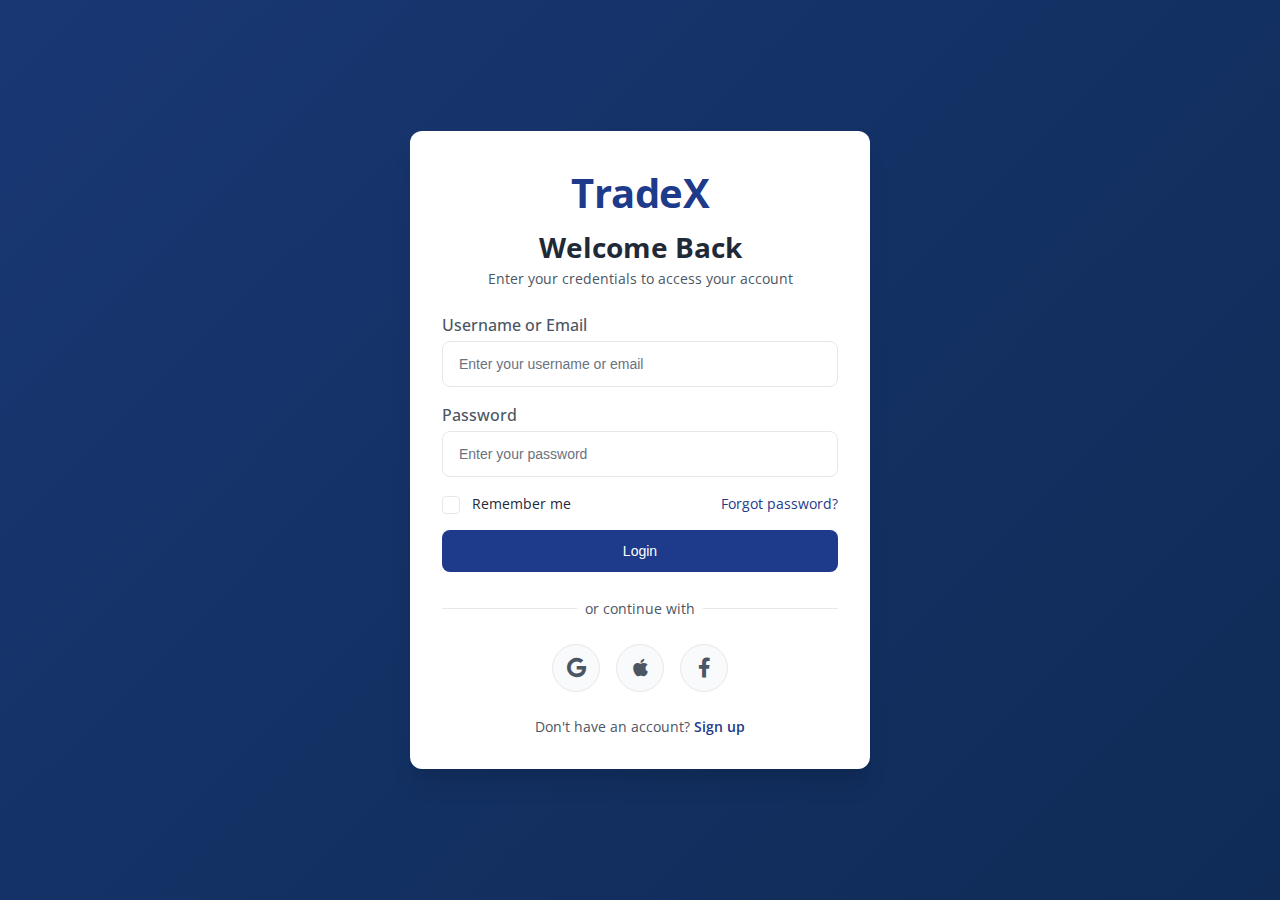
<file: index.html>
<!DOCTYPE html>
<html lang="en">
<head>
    <meta charset="UTF-8">
    <meta name="viewport" content="width=device-width, initial-scale=1.0">
    <title>TradeX - Login</title>
    <link rel="stylesheet" href="https://cdnjs.cloudflare.com/ajax/libs/font-awesome/6.0.0/css/all.min.css">
    <link href="https://fonts.googleapis.com/css2?family=Open+Sans:wght@400;500;600;700&display=swap" rel="stylesheet">
    <link rel="stylesheet" href="css/main.css">
    <link rel="stylesheet" href="css/auth.css">
</head>
<body>
    <div class="auth-container">
        <div class="auth-card">
            <div class="auth-header">
                <div class="auth-logo">TradeX</div>
                <h2 class="auth-title">Welcome Back</h2>
                <p class="auth-subtitle">Enter your credentials to access your account</p>
            </div>

            <form class="auth-form" id="login-form">
                <div class="form-group">
                    <label for="username" class="form-label">Username or Email</label>
                    <input type="text" id="username" class="form-input" placeholder="Enter your username or email" required>
                </div>

                <div class="form-group">
                    <label for="password" class="form-label">Password</label>
                    <input type="password" id="password" class="form-input" placeholder="Enter your password" required>
                </div>

                <div class="auth-links">
                    <div>
                        <input type="checkbox" id="remember" class="remember-checkbox">
                        <label for="remember">Remember me</label>
                    </div>
                    <a href="#" id="forgot-password">Forgot password?</a>
                </div>
                
                <button type="submit" class="btn btn-primary w-full">Login</button>
            </form>

            <div class="auth-divider">
                <span class="auth-divider-text">or continue with</span>
            </div>

            <div class="auth-social">
                <button class="auth-social-btn">
                    <i class="fab fa-google"></i>
                </button>
                <button class="auth-social-btn">
                    <i class="fab fa-apple"></i>
                </button>
                <button class="auth-social-btn">
                    <i class="fab fa-facebook-f"></i>
                </button>
            </div>

            <div class="auth-footer">
                Don't have an account? <a href="register.html">Sign up</a>
            </div>
        </div>
    </div>

    <!-- 2FA Modal (hidden by default) -->
    <div class="modal-overlay" id="tfa-modal" style="display: none;">
        <div class="modal">
            <div class="modal-header">
                <h3 class="modal-title">Two-Factor Authentication</h3>
                <button class="modal-close">&times;</button>
            </div>
            <div class="modal-body">
                <p>Please enter the verification code sent to your device.</p>
                
                <div class="tfa-code-container">
                    <input type="text" class="tfa-code-input" maxlength="1" autofocus>
                    <input type="text" class="tfa-code-input" maxlength="1">
                    <input type="text" class="tfa-code-input" maxlength="1">
                    <input type="text" class="tfa-code-input" maxlength="1">
                    <input type="text" class="tfa-code-input" maxlength="1">
                    <input type="text" class="tfa-code-input" maxlength="1">
                </div>
                
                <div class="tfa-info">
                    <span>Code expires in: </span>
                    <span class="tfa-timer">02:59</span>
                    <span class="tfa-resend">Resend code</span>
                </div>
            </div>
            <div class="modal-footer">
                <button class="btn btn-outline" id="tfa-cancel">Cancel</button>
                <button class="btn btn-primary" id="tfa-verify">Verify</button>
            </div>
        </div>
    </div>

    <!-- Error Modal (hidden by default) -->
    <div class="modal-overlay" id="error-modal" style="display: none;">
        <div class="modal">
            <div class="modal-header">
                <h3 class="modal-title">Login Error</h3>
                <button class="modal-close">&times;</button>
            </div>
            <div class="modal-body">
                <div class="alert alert-error">
                    <p id="error-message">Invalid username or password. Please try again.</p>
                </div>
            </div>
            <div class="modal-footer">
                <button class="btn btn-primary" id="error-ok">OK</button>
            </div>
        </div>
    </div>

    <script>
        document.addEventListener('DOMContentLoaded', function() {
            const loginForm = document.getElementById('login-form');
            const tfaModal = document.getElementById('tfa-modal');
            const errorModal = document.getElementById('error-modal');
            const modalCloseButtons = document.querySelectorAll('.modal-close');
            const tfaInputs = document.querySelectorAll('.tfa-code-input');
            
            // Login form submission
            loginForm.addEventListener('submit', function(e) {
                e.preventDefault();
                
                const username = document.getElementById('username').value;
                const password = document.getElementById('password').value;
                
                // Simple validation
                if (username.trim() === '' || password.trim() === '') {
                    showErrorModal('Please enter both username and password.');
                    return;
                }
                
                // For demo purposes, show 2FA modal after form submission
                // In a real app, you would validate credentials with a backend first
                tfaModal.style.display = 'flex';
            });
            
            // Close modals when clicking the X button
            modalCloseButtons.forEach(button => {
                button.addEventListener('click', function() {
                    tfaModal.style.display = 'none';
                    errorModal.style.display = 'none';
                });
            });
            
            // Error modal OK button
            document.getElementById('error-ok').addEventListener('click', function() {
                errorModal.style.display = 'none';
            });
            
            // 2FA cancel button
            document.getElementById('tfa-cancel').addEventListener('click', function() {
                tfaModal.style.display = 'none';
            });
            
            // 2FA verify button
            document.getElementById('tfa-verify').addEventListener('click', function() {
                let code = '';
                tfaInputs.forEach(input => {
                    code += input.value;
                });
                
                // For demo, accept any 6-digit code
                if (code.length === 6 && /^\d+$/.test(code)) {
                    // Success, redirect to dashboard
                    window.location.href = 'dashboard.html';
                } else {
                    showErrorModal('Invalid verification code. Please try again.');
                    tfaModal.style.display = 'none';
                }
            });
            
            // Auto-focus next input in 2FA code
            tfaInputs.forEach((input, index) => {
                input.addEventListener('input', function() {
                    if (input.value && index < tfaInputs.length - 1) {
                        tfaInputs[index + 1].focus();
                    }
                });
                
                input.addEventListener('keydown', function(e) {
                    // Move to previous input on backspace if current is empty
                    if (e.key === 'Backspace' && !input.value && index > 0) {
                        tfaInputs[index - 1].focus();
                    }
                });
            });
            
            // Helper function to show error modal
            function showErrorModal(message) {
                document.getElementById('error-message').textContent = message;
                errorModal.style.display = 'flex';
            }
            
            // Forgot password link
            document.getElementById('forgot-password').addEventListener('click', function(e) {
                e.preventDefault();
                alert('Password reset functionality would be implemented here.');
            });
        });
    </script>
</body>
</html>
</file>
<file: css/auth.css>
/* 
 * TradeX - Authentication CSS
 * Contains styles for login, registration, and authentication-related components
 */

/* Auth Container */
.auth-container {
    display: flex;
    justify-content: center;
    align-items: center;
    min-height: 100vh;
    padding: var(--spacing-md);
    background: linear-gradient(135deg, #193773 0%, #0F2B56 100%);
}

.auth-card {
    width: 100%;
    max-width: 460px;
    background-color: var(--card-color);
    border-radius: var(--border-radius-lg);
    box-shadow: var(--shadow-xl);
    overflow: hidden;
    padding: var(--spacing-xl);
}

.auth-header {
    text-align: center;
    margin-bottom: var(--spacing-lg);
}

.auth-logo {
    font-size: 2.5rem;
    font-weight: 700;
    color: var(--primary-color);
    letter-spacing: -0.5px;
    margin-bottom: var(--spacing-sm);
}

.auth-title {
    font-size: 1.75rem;
    font-weight: 700;
    color: var(--text-primary);
    margin-bottom: var(--spacing-xs);
}

.auth-subtitle {
    color: var(--text-secondary);
    font-size: 0.875rem;
}

/* Auth Form */
.auth-form {
    margin-bottom: var(--spacing-md);
}

.auth-links {
    display: flex;
    justify-content: space-between;
    align-items: center;
    margin-bottom: var(--spacing-md);
    font-size: 0.875rem;
}

.auth-divider {
    position: relative;
    margin: var(--spacing-lg) 0;
    text-align: center;
}

.auth-divider::before {
    content: '';
    position: absolute;
    top: 50%;
    left: 0;
    width: 100%;
    height: 1px;
    background-color: var(--border-color);
}

.auth-divider-text {
    position: relative;
    background-color: var(--card-color);
    padding: 0 var(--spacing-sm);
    color: var(--text-secondary);
    font-size: 0.875rem;
}

.auth-social {
    display: flex;
    justify-content: center;
    gap: var(--spacing-md);
    margin-bottom: var(--spacing-lg);
}

.auth-social-btn {
    display: flex;
    align-items: center;
    justify-content: center;
    width: 48px;
    height: 48px;
    border-radius: 50%;
    background-color: var(--background-color);
    border: 1px solid var(--border-color);
    color: var(--text-secondary);
    font-size: 1.25rem;
    transition: all 0.2s ease;
    cursor: pointer;
}

.auth-social-btn:hover {
    background-color: var(--primary-color);
    color: white;
    border-color: var(--primary-color);
}

.auth-footer {
    text-align: center;
    color: var(--text-secondary);
    font-size: 0.875rem;
}

.auth-footer a {
    font-weight: 600;
}

/* Checkbox styling */
.checkbox-wrapper {
    display: flex;
    align-items: center;
    margin-bottom: var(--spacing-sm);
}

.checkbox-wrapper input[type="checkbox"] {
    margin-right: var(--spacing-xs);
}

.remember-checkbox {
    appearance: none;
    width: 18px;
    height: 18px;
    border: 1px solid var(--border-color);
    border-radius: 4px;
    margin-right: 8px;
    position: relative;
    cursor: pointer;
    vertical-align: middle;
}

.remember-checkbox:checked {
    background-color: var(--primary-color);
    border-color: var(--primary-color);
}

.remember-checkbox:checked::after {
    content: "✓";
    color: white;
    position: absolute;
    top: 0;
    left: 0;
    width: 100%;
    height: 100%;
    display: flex;
    align-items: center;
    justify-content: center;
    font-size: 12px;
}

/* 2FA Code inputs */
.tfa-code-container {
    display: flex;
    justify-content: space-between;
    margin: var(--spacing-md) 0;
}

.tfa-code-input {
    width: 45px;
    height: 50px;
    text-align: center;
    font-size: 1.25rem;
    font-weight: 600;
    border: 1px solid var(--border-color);
    border-radius: var(--border-radius-md);
}

.tfa-code-input:focus {
    border-color: var(--primary-color);
    outline: none;
    box-shadow: 0 0 0 2px rgba(30, 58, 138, 0.3);
}

.tfa-info {
    display: flex;
    justify-content: space-between;
    align-items: center;
    margin-bottom: var(--spacing-md);
    font-size: 0.875rem;
    color: var(--text-secondary);
}

.tfa-timer {
    font-weight: 600;
}

.tfa-resend {
    color: var(--primary-color);
    cursor: pointer;
    font-weight: 500;
}

.tfa-resend:hover {
    text-decoration: underline;
}

/* Registration verification steps */
.verification-steps {
    display: flex;
    justify-content: space-between;
    margin-bottom: var(--spacing-lg);
    position: relative;
}

.verification-steps::before {
    content: '';
    position: absolute;
    top: 24px;
    left: 0;
    width: 100%;
    height: 2px;
    background-color: var(--border-color);
    z-index: 0;
}

.verification-step {
    display: flex;
    flex-direction: column;
    align-items: center;
    position: relative;
    z-index: 1;
}

.step-number {
    width: 32px;
    height: 32px;
    border-radius: 50%;
    background-color: var(--background-color);
    border: 2px solid var(--border-color);
    display: flex;
    align-items: center;
    justify-content: center;
    font-weight: 600;
    margin-bottom: var(--spacing-xs);
    color: var(--text-secondary);
}

.step-text {
    font-size: 0.75rem;
    color: var(--text-secondary);
    font-weight: 500;
}

.verification-step.active .step-number {
    background-color: var(--primary-color);
    border-color: var(--primary-color);
    color: white;
}

.verification-step.active .step-text {
    color: var(--primary-color);
    font-weight: 600;
}

.verification-step.complete .step-number {
    background-color: var(--success-color);
    border-color: var(--success-color);
    color: white;
}

.verification-step.complete .step-number::after {
    content: '✓';
}

.verification-step.complete .step-text {
    color: var(--success-color);
}

/* Password strength meter */
.password-strength {
    margin-top: var(--spacing-xs);
    margin-bottom: var(--spacing-sm);
}

.strength-meter {
    height: 4px;
    background-color: var(--border-color);
    border-radius: 2px;
    margin-bottom: var(--spacing-xs);
}

.strength-meter-fill {
    height: 100%;
    border-radius: 2px;
    transition: width 0.3s ease, background-color 0.3s ease;
}

.strength-text {
    display: flex;
    justify-content: space-between;
    font-size: 0.75rem;
    color: var(--text-secondary);
}

.strength-label {
    font-weight: 600;
}

.password-requirements {
    margin-top: var(--spacing-sm);
    font-size: 0.75rem;
}

.requirement {
    display: flex;
    align-items: center;
    margin-bottom: 2px;
    color: var(--text-secondary);
}

.requirement i {
    color: var(--error-color);
    margin-right: var(--spacing-xs);
    font-size: 0.875rem;
}

.requirement.met i {
    color: var(--success-color);
}

/* Responsive styles */
@media (max-width: 576px) {
    .auth-card {
        padding: var(--spacing-lg);
    }
    
    .auth-logo {
        font-size: 2rem;
    }
    
    .auth-title {
        font-size: 1.5rem;
    }
    
    .tfa-code-input {
        width: 40px;
        height: 45px;
        font-size: 1.125rem;
    }
}
</file>
<file: css/main.css>
/* 
 * TradeX - Main CSS
 * Contains global styles, resets, typography, and common elements
 */

:root {
    /* Color Variables */
    --primary-color: #1E3A8A;     /* Deep Blue */
    --primary-hover: #1E40AF;     /* Slightly lighter blue for hover states */
    --secondary-color: #0D9488;   /* Teal */
    --tertiary-color: #F97316;    /* Orange */
    
    --success-color: #10B981;     /* Green */
    --warning-color: #F59E0B;     /* Amber */
    --error-color: #EF4444;       /* Red */
    --info-color: #3B82F6;        /* Blue */
    
    --background-color: #F9FAFB;  /* Light gray background */
    --card-color: #FFFFFF;        /* White for cards */
    
    --text-primary: #1F2937;      /* Dark gray for primary text */
    --text-secondary: #4B5563;    /* Medium gray for secondary text */
    --text-muted: #6B7280;        /* Light gray for muted text */
    
    --border-color: #E5E7EB;      /* Light gray for borders */
    --border-light: #F3F4F6;      /* Very light gray for subtle borders */
    
    /* Spacing Variables */
    --spacing-xs: 0.25rem;        /* 4px */
    --spacing-sm: 0.5rem;         /* 8px */
    --spacing-md: 1rem;           /* 16px */
    --spacing-lg: 1.5rem;         /* 24px */
    --spacing-xl: 2rem;           /* 32px */
    --spacing-xxl: 3rem;          /* 48px */
    
    /* Border Radius */
    --border-radius-sm: 0.25rem;  /* 4px */
    --border-radius-md: 0.5rem;   /* 8px */
    --border-radius-lg: 0.75rem;  /* 12px */
    --border-radius-xl: 1rem;     /* 16px */
    
    /* Shadows */
    --shadow-sm: 0 1px 2px 0 rgba(0, 0, 0, 0.05);
    --shadow-md: 0 4px 6px -1px rgba(0, 0, 0, 0.1), 0 2px 4px -1px rgba(0, 0, 0, 0.06);
    --shadow-lg: 0 10px 15px -3px rgba(0, 0, 0, 0.1), 0 4px 6px -2px rgba(0, 0, 0, 0.05);
    --shadow-xl: 0 20px 25px -5px rgba(0, 0, 0, 0.1), 0 10px 10px -5px rgba(0, 0, 0, 0.04);
    
    /* Typography */
    --font-family: 'Open Sans', -apple-system, BlinkMacSystemFont, 'Segoe UI', Roboto, Oxygen, Ubuntu, Cantarell, 'Helvetica Neue', sans-serif;
}

/* Reset & Base Styles */
* {
    margin: 0;
    padding: 0;
    box-sizing: border-box;
}

html, body {
    height: 100%;
    width: 100%;
    font-family: var(--font-family);
    font-size: 16px;
    line-height: 1.5;
    color: var(--text-primary);
    background-color: var(--background-color);
}

body {
    overflow-x: hidden;
}

a {
    color: var(--primary-color);
    text-decoration: none;
    transition: color 0.2s ease;
}

a:hover {
    color: var(--primary-hover);
}

ul, ol {
    list-style-type: none;
}

/* Typography */
h1, h2, h3, h4, h5, h6 {
    font-weight: 600;
    line-height: 1.2;
    margin-bottom: 0.5rem;
    color: var(--text-primary);
}

h1 {
    font-size: 2rem;
}

h2 {
    font-size: 1.75rem;
}

h3 {
    font-size: 1.5rem;
}

h4 {
    font-size: 1.25rem;
}

h5 {
    font-size: 1.125rem;
}

h6 {
    font-size: 1rem;
}

p {
    margin-bottom: 1rem;
}

.text-center {
    text-align: center;
}

.text-right {
    text-align: right;
}

.text-left {
    text-align: left;
}

.text-primary {
    color: var(--primary-color);
}

.text-secondary {
    color: var(--secondary-color);
}

.text-success {
    color: var(--success-color);
}

.text-error {
    color: var(--error-color);
}

.text-muted {
    color: var(--text-muted);
}

.text-uppercase {
    text-transform: uppercase;
}

.text-capitalize {
    text-transform: capitalize;
}

.font-bold {
    font-weight: 700;
}

.font-semibold {
    font-weight: 600;
}

.font-medium {
    font-weight: 500;
}

.font-normal {
    font-weight: 400;
}

/* Layout Utilities */
.container {
    width: 100%;
    max-width: 1200px;
    margin: 0 auto;
    padding: 0 var(--spacing-md);
}

.flex {
    display: flex;
}

.items-center {
    align-items: center;
}

.items-start {
    align-items: flex-start;
}

.items-end {
    align-items: flex-end;
}

.justify-between {
    justify-content: space-between;
}

.justify-center {
    justify-content: center;
}

.justify-end {
    justify-content: flex-end;
}

.flex-col {
    flex-direction: column;
}

.flex-wrap {
    flex-wrap: wrap;
}

.grid {
    display: grid;
}

.grid-cols-2 {
    grid-template-columns: repeat(2, minmax(0, 1fr));
}

.grid-cols-3 {
    grid-template-columns: repeat(3, minmax(0, 1fr));
}

.grid-cols-4 {
    grid-template-columns: repeat(4, minmax(0, 1fr));
}

.gap-xs {
    gap: var(--spacing-xs);
}

.gap-sm {
    gap: var(--spacing-sm);
}

.gap-md {
    gap: var(--spacing-md);
}

.gap-lg {
    gap: var(--spacing-lg);
}

.gap-xl {
    gap: var(--spacing-xl);
}

.w-full {
    width: 100%;
}

.h-full {
    height: 100%;
}

/* Margin & Padding Helpers */
.mb-0 {
    margin-bottom: 0;
}

.mb-xs {
    margin-bottom: var(--spacing-xs);
}

.mb-sm {
    margin-bottom: var(--spacing-sm);
}

.mb-md {
    margin-bottom: var(--spacing-md);
}

.mb-lg {
    margin-bottom: var(--spacing-lg);
}

.mb-xl {
    margin-bottom: var(--spacing-xl);
}

.mt-xs {
    margin-top: var(--spacing-xs);
}

.mt-sm {
    margin-top: var(--spacing-sm);
}

.mt-md {
    margin-top: var(--spacing-md);
}

.mt-lg {
    margin-top: var(--spacing-lg);
}

.mt-xl {
    margin-top: var(--spacing-xl);
}

.ml-xs {
    margin-left: var(--spacing-xs);
}

.ml-sm {
    margin-left: var(--spacing-sm);
}

.ml-md {
    margin-left: var(--spacing-md);
}

.ml-lg {
    margin-left: var(--spacing-lg);
}

.ml-xl {
    margin-left: var(--spacing-xl);
}

.mr-xs {
    margin-right: var(--spacing-xs);
}

.mr-sm {
    margin-right: var(--spacing-sm);
}

.mr-md {
    margin-right: var(--spacing-md);
}

.mr-lg {
    margin-right: var(--spacing-lg);
}

.mr-xl {
    margin-right: var(--spacing-xl);
}

.p-xs {
    padding: var(--spacing-xs);
}

.p-sm {
    padding: var(--spacing-sm);
}

.p-md {
    padding: var(--spacing-md);
}

.p-lg {
    padding: var(--spacing-lg);
}

.p-xl {
    padding: var(--spacing-xl);
}

.pt-md {
    padding-top: var(--spacing-md);
}

.pb-md {
    padding-bottom: var(--spacing-md);
}

/* Borders */
.border {
    border: 1px solid var(--border-color);
}

.border-top {
    border-top: 1px solid var(--border-color);
}

.border-bottom {
    border-bottom: 1px solid var(--border-color);
}

.border-left {
    border-left: 1px solid var(--border-color);
}

.border-right {
    border-right: 1px solid var(--border-color);
}

.rounded {
    border-radius: var(--border-radius-md);
}

.rounded-sm {
    border-radius: var(--border-radius-sm);
}

.rounded-lg {
    border-radius: var(--border-radius-lg);
}

.rounded-xl {
    border-radius: var(--border-radius-xl);
}

.rounded-full {
    border-radius: 9999px;
}

/* Shadows */
.shadow-sm {
    box-shadow: var(--shadow-sm);
}

.shadow {
    box-shadow: var(--shadow-md);
}

.shadow-lg {
    box-shadow: var(--shadow-lg);
}

.shadow-xl {
    box-shadow: var(--shadow-xl);
}

/* Forms */
.form-group {
    margin-bottom: var(--spacing-md);
}

.form-label {
    display: block;
    margin-bottom: var(--spacing-xs);
    color: var(--text-secondary);
    font-weight: 500;
}

.form-input, 
.form-select, 
.form-textarea {
    width: 100%;
    padding: 0.75rem 1rem;
    font-size: 0.875rem;
    line-height: 1.25rem;
    background-color: white;
    border: 1px solid var(--border-color);
    border-radius: var(--border-radius-md);
    transition: border-color 0.2s ease, box-shadow 0.2s ease;
}

.form-input:focus, 
.form-select:focus, 
.form-textarea:focus {
    outline: none;
    border-color: var(--primary-color);
    box-shadow: 0 0 0 3px rgba(30, 58, 138, 0.1);
}

.form-input::placeholder {
    color: var(--text-muted);
}

.form-textarea {
    min-height: 100px;
    resize: vertical;
}

.form-select {
    appearance: none;
    background-image: url("data:image/svg+xml,%3csvg xmlns='http://www.w3.org/2000/svg' viewBox='0 0 20 20' fill='%236B7280'%3e%3cpath fill-rule='evenodd' d='M5.293 7.293a1 1 0 011.414 0L10 10.586l3.293-3.293a1 1 0 111.414 1.414l-4 4a1 1 0 01-1.414 0l-4-4a1 1 0 010-1.414z' clip-rule='evenodd' /%3e%3c/svg%3e");
    background-position: right 0.75rem center;
    background-repeat: no-repeat;
    background-size: 1rem;
    padding-right: 2.5rem;
}

.form-checkbox, 
.form-radio {
    margin-right: 0.5rem;
}

.form-input.border-0 {
    border: none;
}

.form-input.border-0:focus {
    box-shadow: none;
}

/* Buttons */
.btn {
    display: inline-flex;
    align-items: center;
    justify-content: center;
    padding: 0.625rem 1.25rem;
    font-size: 0.875rem;
    font-weight: 500;
    line-height: 1.25rem;
    text-align: center;
    border-radius: var(--border-radius-md);
    transition: all 0.2s ease;
    cursor: pointer;
    border: 1px solid transparent;
    user-select: none;
}

.btn i {
    margin-right: 0.5rem;
}

.btn:focus {
    outline: none;
}

.btn-primary {
    background-color: var(--primary-color);
    color: white;
}

.btn-primary:hover {
    background-color: var(--primary-hover);
}

.btn-primary:focus {
    box-shadow: 0 0 0 3px rgba(30, 58, 138, 0.5);
}

.btn-secondary {
    background-color: var(--secondary-color);
    color: white;
}

.btn-secondary:hover {
    background-color: var(--secondary-color);
    filter: brightness(90%);
}

.btn-success {
    background-color: var(--success-color);
    color: white;
}

.btn-success:hover {
    background-color: var(--success-color);
    filter: brightness(90%);
}

.btn-error {
    background-color: var(--error-color);
    color: white;
}

.btn-error:hover {
    background-color: var(--error-color);
    filter: brightness(90%);
}

.btn-outline {
    background-color: transparent;
    border-color: var(--border-color);
    color: var(--text-secondary);
}

.btn-outline:hover {
    background-color: var(--border-light);
    color: var(--text-primary);
}

.btn-sm {
    padding: 0.375rem 0.75rem;
    font-size: 0.75rem;
}

.btn-lg {
    padding: 0.75rem 1.5rem;
    font-size: 1rem;
}

.btn:disabled {
    opacity: 0.65;
    cursor: not-allowed;
}

/* Tables */
table {
    width: 100%;
    border-collapse: collapse;
}

th, td {
    padding: 0.75rem 1rem;
    text-align: left;
}

th {
    font-weight: 600;
    background-color: var(--background-color);
    color: var(--text-secondary);
    border-bottom: 1px solid var(--border-color);
}

td {
    border-bottom: 1px solid var(--border-light);
}

tr:last-child td {
    border-bottom: none;
}

/* Cards */
.card {
    background-color: var(--card-color);
    border-radius: var(--border-radius-lg);
    box-shadow: var(--shadow-sm);
    overflow: hidden;
}

.card-header {
    padding: var(--spacing-md);
    border-bottom: 1px solid var(--border-light);
    display: flex;
    align-items: center;
    justify-content: space-between;
}

.card-title {
    margin: 0;
    font-size: 1.25rem;
    font-weight: 600;
}

.card-content {
    padding: var(--spacing-md);
}

.card-footer {
    padding: var(--spacing-md);
    border-top: 1px solid var(--border-light);
    display: flex;
    align-items: center;
    justify-content: space-between;
}

/* Alerts */
.alert {
    padding: var(--spacing-md);
    border-radius: var(--border-radius-md);
    margin-bottom: var(--spacing-md);
}

.alert-info {
    background-color: rgba(59, 130, 246, 0.1);
    border-left: 4px solid var(--info-color);
}

.alert-success {
    background-color: rgba(16, 185, 129, 0.1);
    border-left: 4px solid var(--success-color);
}

.alert-warning {
    background-color: rgba(245, 158, 11, 0.1);
    border-left: 4px solid var(--warning-color);
}

.alert-error {
    background-color: rgba(239, 68, 68, 0.1);
    border-left: 4px solid var(--error-color);
}

/* Badges */
.badge {
    display: inline-flex;
    align-items: center;
    justify-content: center;
    padding: 0.125rem 0.5rem;
    font-size: 0.75rem;
    font-weight: 500;
    line-height: 1rem;
    color: white;
    border-radius: 9999px;
    text-transform: uppercase;
}

.badge-primary {
    background-color: var(--primary-color);
}

.badge-secondary {
    background-color: var(--secondary-color);
}

.badge-success {
    background-color: var(--success-color);
}

.badge-error {
    background-color: var(--error-color);
}

.badge-warning {
    background-color: var(--warning-color);
}

/* Modal */
.modal-overlay {
    position: fixed;
    top: 0;
    left: 0;
    right: 0;
    bottom: 0;
    background-color: rgba(0, 0, 0, 0.5);
    display: flex;
    align-items: center;
    justify-content: center;
    z-index: 50;
}

.modal {
    width: 100%;
    max-width: 500px;
    background-color: var(--card-color);
    border-radius: var(--border-radius-lg);
    box-shadow: var(--shadow-lg);
    overflow: hidden;
}

.modal-header {
    display: flex;
    align-items: center;
    justify-content: space-between;
    padding: var(--spacing-md);
    border-bottom: 1px solid var(--border-light);
}

.modal-title {
    margin: 0;
    font-size: 1.25rem;
    font-weight: 600;
}

.modal-close {
    background: none;
    border: none;
    font-size: 1.5rem;
    color: var(--text-muted);
    cursor: pointer;
    transition: color 0.2s ease;
}

.modal-close:hover {
    color: var(--text-primary);
}

.modal-body {
    padding: var(--spacing-lg);
}

.modal-footer {
    display: flex;
    align-items: center;
    justify-content: flex-end;
    gap: var(--spacing-sm);
    padding: var(--spacing-md);
    border-top: 1px solid var(--border-light);
}

/* Dropdown */
.dropdown {
    position: relative;
    display: inline-block;
}

.dropdown-menu {
    position: absolute;
    top: 100%;
    left: 0;
    z-index: 10;
    width: 220px;
    padding: 0.5rem 0;
    background-color: var(--card-color);
    border-radius: var(--border-radius-md);
    box-shadow: var(--shadow-lg);
    border: 1px solid var(--border-light);
}

.dropdown-item {
    display: block;
    padding: 0.5rem 1rem;
    color: var(--text-secondary);
    transition: background-color 0.2s ease;
}

.dropdown-item:hover {
    background-color: var(--border-light);
    color: var(--text-primary);
}

/* Tabs */
.tabs {
    display: flex;
    border-bottom: 1px solid var(--border-color);
    margin-bottom: var(--spacing-md);
}

.tab {
    padding: 0.75rem 1rem;
    cursor: pointer;
    color: var(--text-secondary);
    font-weight: 500;
    border-bottom: 2px solid transparent;
    transition: all 0.2s ease;
}

.tab:hover {
    color: var(--text-primary);
}

.tab.active {
    color: var(--primary-color);
    border-bottom-color: var(--primary-color);
}

/* Success animation */
.success-checkmark {
    width: 80px;
    height: 80px;
    margin: 0 auto;
    margin-bottom: var(--spacing-md);
}

.check-icon {
    width: 80px;
    height: 80px;
    position: relative;
    border-radius: 50%;
    box-sizing: content-box;
    border: 3px solid var(--success-color);
}

.check-icon::before {
    top: 3px;
    left: -2px;
    width: 30px;
    transform-origin: 100% 50%;
    border-radius: 100px 0 0 100px;
}

.check-icon::after {
    top: 0;
    left: 30px;
    width: 60px;
    transform-origin: 0 50%;
    border-radius: 0 100px 100px 0;
    animation: rotate-circle 4.25s ease-in;
}

.check-icon::before, .check-icon::after {
    content: '';
    height: 100px;
    position: absolute;
    background: var(--card-color);
    transform: rotate(-45deg);
}

.check-icon .icon-line {
    height: 5px;
    background-color: var(--success-color);
    display: block;
    border-radius: 2px;
    position: absolute;
    z-index: 10;
}

.check-icon .icon-line.line-tip {
    top: 46px;
    left: 14px;
    width: 25px;
    transform: rotate(45deg);
    animation: icon-line-tip 0.75s;
}

.check-icon .icon-line.line-long {
    top: 38px;
    right: 8px;
    width: 47px;
    transform: rotate(-45deg);
    animation: icon-line-long 0.75s;
}

.check-icon .icon-circle {
    top: -4px;
    left: -4px;
    z-index: 10;
    width: 80px;
    height: 80px;
    border-radius: 50%;
    position: absolute;
    box-sizing: content-box;
    border: 4px solid rgba(16, 185, 129, 0.5);
}

.check-icon .icon-fix {
    top: 8px;
    width: 5px;
    left: 26px;
    z-index: 1;
    height: 85px;
    position: absolute;
    transform: rotate(-45deg);
    background-color: var(--card-color);
}

@keyframes rotate-circle {
    0% {
        transform: rotate(-45deg);
    }
    5% {
        transform: rotate(-45deg);
    }
    12% {
        transform: rotate(-405deg);
    }
    100% {
        transform: rotate(-405deg);
    }
}

@keyframes icon-line-tip {
    0% {
        width: 0;
        left: 1px;
        top: 19px;
    }
    54% {
        width: 0;
        left: 1px;
        top: 19px;
    }
    70% {
        width: 50px;
        left: -8px;
        top: 37px;
    }
    84% {
        width: 17px;
        left: 21px;
        top: 48px;
    }
    100% {
        width: 25px;
        left: 14px;
        top: 45px;
    }
}

@keyframes icon-line-long {
    0% {
        width: 0;
        right: 46px;
        top: 54px;
    }
    65% {
        width: 0;
        right: 46px;
        top: 54px;
    }
    84% {
        width: 55px;
        right: 0px;
        top: 35px;
    }
    100% {
        width: 47px;
        right: 8px;
        top: 38px;
    }
}

/* Responsiveness */
@media (max-width: 1200px) {
    .container {
        max-width: 1140px;
    }
}

@media (max-width: 992px) {
    .container {
        max-width: 960px;
    }
    
    .grid-cols-4 {
        grid-template-columns: repeat(2, minmax(0, 1fr));
    }
}

@media (max-width: 768px) {
    .container {
        max-width: 720px;
    }
    
    .grid-cols-3 {
        grid-template-columns: repeat(2, minmax(0, 1fr));
    }
    
    .grid-cols-2 {
        grid-template-columns: repeat(1, minmax(0, 1fr));
    }
}

@media (max-width: 576px) {
    .container {
        max-width: 100%;
    }
    
    .grid-cols-2, 
    .grid-cols-3, 
    .grid-cols-4 {
        grid-template-columns: repeat(1, minmax(0, 1fr));
    }
}
</file>
